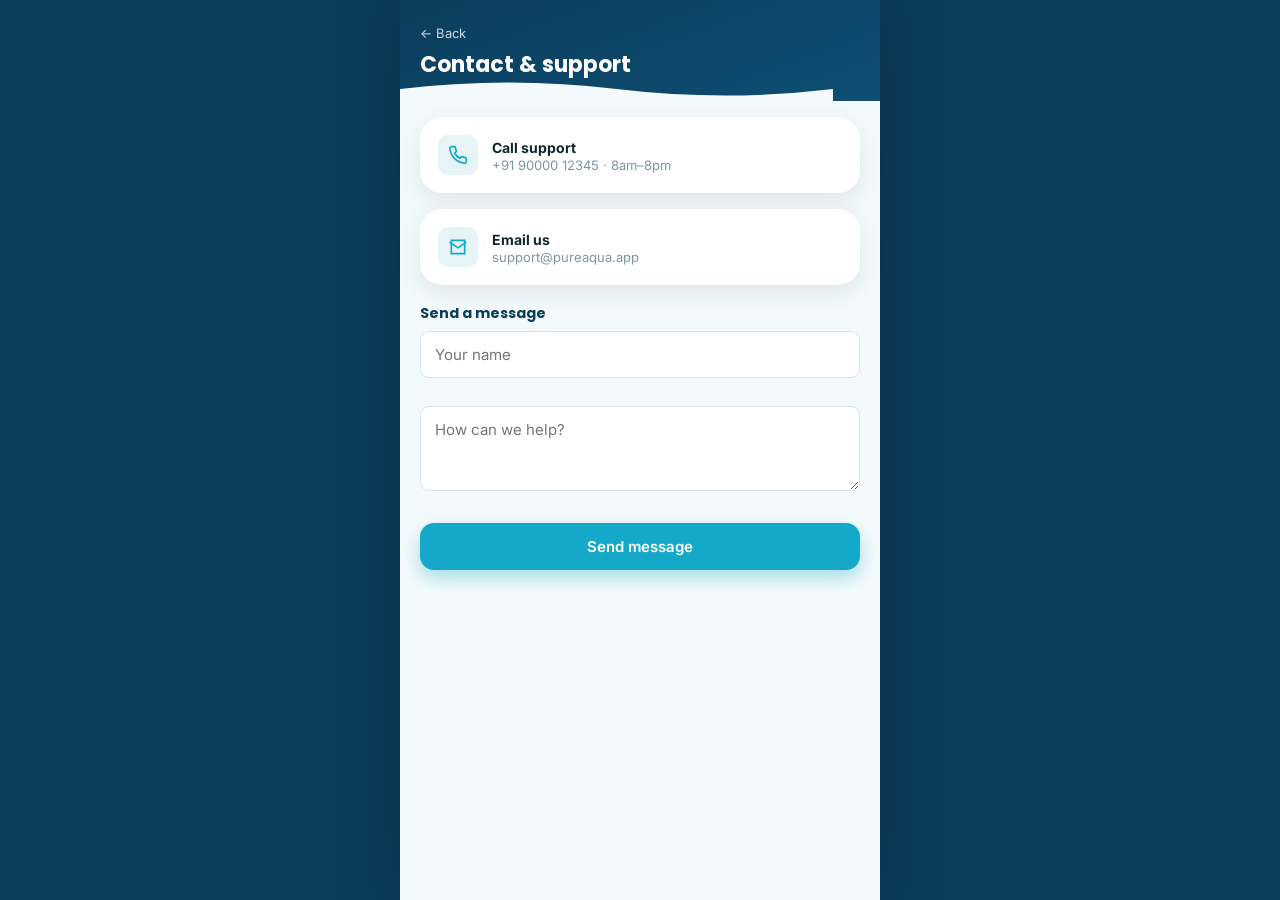
<file: contact.html>
<!DOCTYPE html>
<html lang="en">
<head>
<meta charset="UTF-8">
<title>Contact — Pure Aqua</title>
<meta name="viewport" content="width=device-width, initial-scale=1.0">
<link rel="preconnect" href="https://fonts.googleapis.com">
<link href="https://fonts.googleapis.com/css2?family=Poppins:wght@600;700&family=Inter:wght@400;500;600;700&family=Noto+Sans+Tamil:wght@500;600&display=swap" rel="stylesheet">
<link rel="stylesheet" href="css/style.css">
</head>
<body>
<div class="app-shell">
  <header class="app-header" style="padding-bottom:24px;">
    <a href="profile.html" style="color:rgba(255,255,255,0.8); font-size:13px;">&larr; Back</a>
    <h1 style="margin-top:10px;">Contact & support</h1>
    <svg class="wave-edge" viewBox="0 0 500 30" preserveAspectRatio="none"><path d="M0 15 Q125 0 250 15 T500 15 V30 H0 Z" fill="#F4FAFB"/></svg>
  </header>

  <main class="app-main" style="padding-top:16px;">
    <div class="card row" style="gap:14px;">
      <div class="icon" style="width:40px;height:40px;border-radius:10px;background:var(--foam-100);display:flex;align-items:center;justify-content:center;flex-shrink:0;">
        <svg width="20" height="20" viewBox="0 0 24 24" fill="none" stroke="var(--aqua-500)" stroke-width="2"><path d="M22 16.92v3a2 2 0 01-2.18 2 19.8 19.8 0 01-8.63-3.07 19.5 19.5 0 01-6-6A19.8 19.8 0 012.11 4.18 2 2 0 014.11 2h3a2 2 0 012 1.72c.13.96.36 1.9.7 2.81a2 2 0 01-.45 2.11L8.09 9.91a16 16 0 006 6l1.27-1.27a2 2 0 012.11-.45c.9.34 1.85.57 2.81.7A2 2 0 0122 16.92z"/></svg>
      </div>
      <div><strong style="font-size:14px;">Call support</strong><div class="muted">+91 90000 12345 · 8am–8pm</div></div>
    </div>

    <div class="card row" style="gap:14px;">
      <div class="icon" style="width:40px;height:40px;border-radius:10px;background:var(--foam-100);display:flex;align-items:center;justify-content:center;flex-shrink:0;">
        <svg width="20" height="20" viewBox="0 0 24 24" fill="none" stroke="var(--aqua-500)" stroke-width="2"><path d="M4 4h16v16H4z"/><path d="M22 6l-10 7L2 6"/></svg>
      </div>
      <div><strong style="font-size:14px;">Email us</strong><div class="muted">support@pureaqua.app</div></div>
    </div>

    <h3 style="font-size:14px; margin:20px 0 10px;">Send a message</h3>
    <form id="contactForm" class="stack">
      <div class="field"><input type="text" id="cname" placeholder="Your name" required></div>
      <div class="field"><textarea id="cmsg" rows="3" placeholder="How can we help?" required></textarea></div>
      <button type="submit" class="btn btn-primary">Send message</button>
    </form>
  </main>
</div>

<script src="js/app.js"></script>
<script>
  document.getElementById('contactForm').addEventListener('submit', function (e) {
    e.preventDefault();
    this.reset();
    paToast('Message sent — we\u2019ll get back to you soon');
  });
</script>
</body>
</html>
</file>
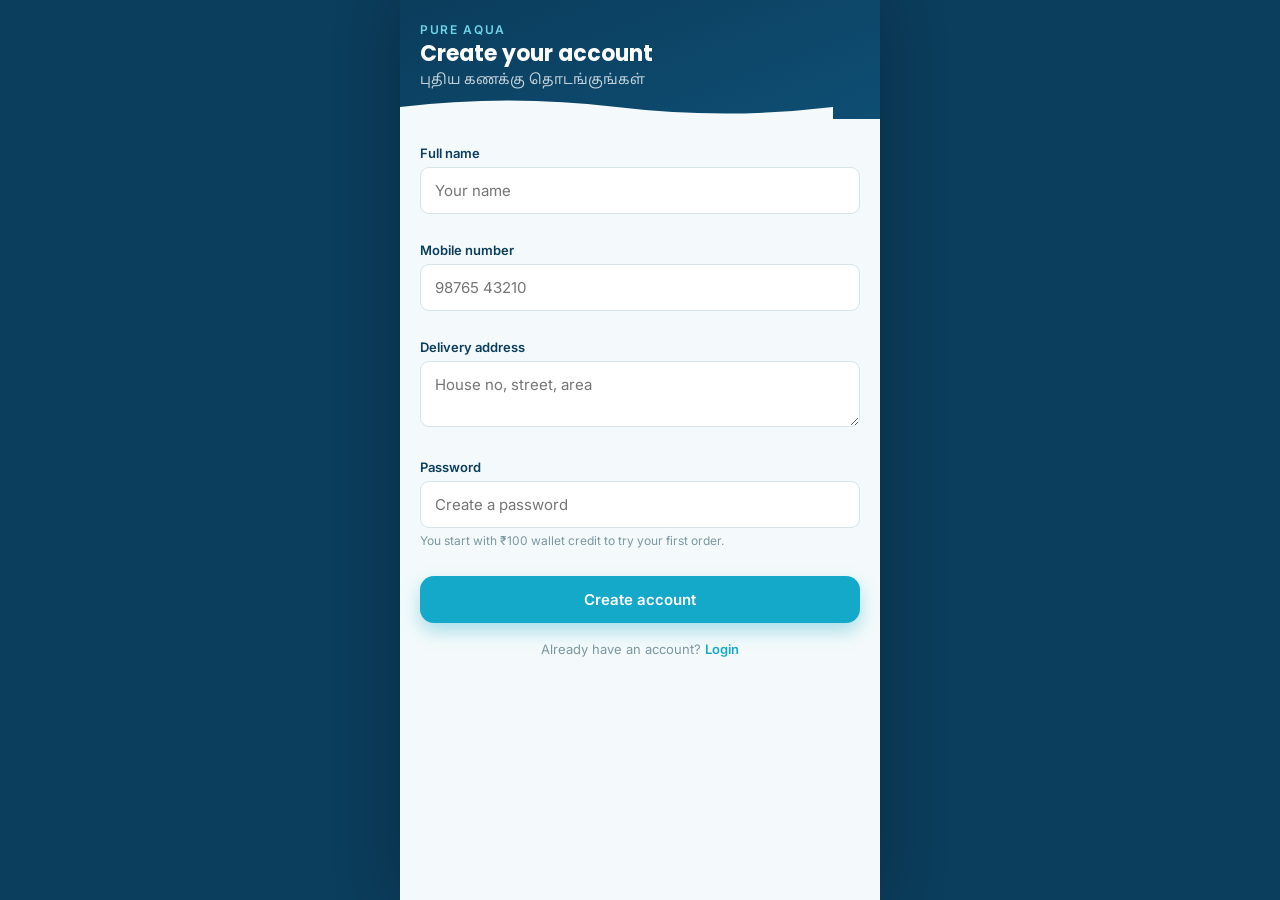
<file: register.html>
<!DOCTYPE html>
<html lang="en">
<head>
<meta charset="UTF-8">
<title>Create account — Pure Aqua</title>
<meta name="viewport" content="width=device-width, initial-scale=1.0">
<link rel="preconnect" href="https://fonts.googleapis.com">
<link href="https://fonts.googleapis.com/css2?family=Poppins:wght@600;700&family=Inter:wght@400;500;600;700&family=Noto+Sans+Tamil:wght@500;600&display=swap" rel="stylesheet">
<link rel="stylesheet" href="css/style.css">
</head>
<body>
<div class="app-shell">
  <header class="app-header">
    <div class="eyebrow">PURE AQUA</div>
    <h1>Create your account</h1>
    <p class="tamil" style="color:rgba(255,255,255,0.75)">புதிய கணக்கு தொடங்குங்கள்</p>
    <svg class="wave-edge" viewBox="0 0 500 30" preserveAspectRatio="none"><path d="M0 15 Q125 0 250 15 T500 15 V30 H0 Z" fill="#F4FAFB"/></svg>
  </header>

  <main class="app-main" style="padding-top:26px;">
    <form id="regForm" class="stack" novalidate>
      <div class="field">
        <label for="name">Full name</label>
        <input type="text" id="name" placeholder="Your name" required>
      </div>
      <div class="field">
        <label for="phone">Mobile number</label>
        <input type="tel" id="phone" placeholder="98765 43210" inputmode="numeric" required>
        <div class="field-error" id="phoneErr">Enter a valid 10-digit number</div>
      </div>
      <div class="field">
        <label for="address">Delivery address</label>
        <textarea id="address" rows="2" placeholder="House no, street, area"></textarea>
      </div>
      <div class="field">
        <label for="password">Password</label>
        <input type="password" id="password" placeholder="Create a password" required>
        <div class="field-hint">You start with ₹100 wallet credit to try your first order.</div>
      </div>
      <button type="submit" class="btn btn-primary">Create account</button>
    </form>

    <p class="center-text muted" style="margin-top:18px;">
      Already have an account? <a href="login.html" class="link-inline">Login</a>
    </p>
  </main>
</div>

<script src="js/app.js"></script>
<script>
  PureAqua.redirectIfAuthed('home.html');

  document.getElementById('regForm').addEventListener('submit', function (e) {
    e.preventDefault();
    const name = document.getElementById('name').value.trim();
    const phone = document.getElementById('phone').value.trim();
    const address = document.getElementById('address').value.trim();
    const password = document.getElementById('password').value;

    document.getElementById('phoneErr').style.display = 'none';
    if (!/^\d{10}$/.test(phone)) {
      document.getElementById('phoneErr').style.display = 'block';
      return;
    }
    if (!name || !password) { paToast('Fill in all required fields'); return; }

    const res = PureAqua.register({ name, phone, password, address });
    if (res.ok) {
      window.location.href = 'home.html';
    } else {
      paToast(res.error);
    }
  });
</script>
</body>
</html>
</file>
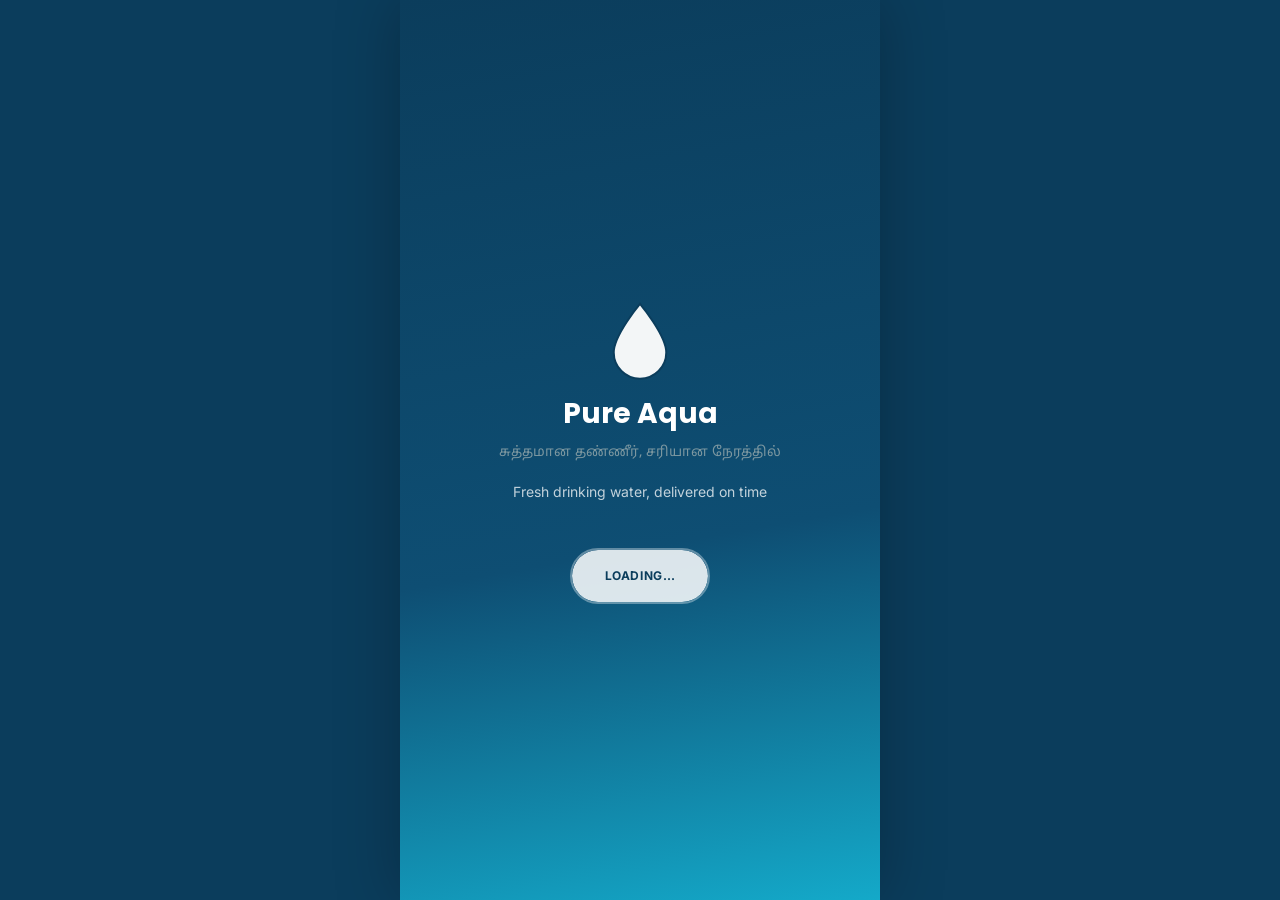
<file: splash.html>
<!DOCTYPE html>
<html lang="en">
<head>
<meta charset="UTF-8">
<title>Pure Aqua — Fresh water, on time</title>
<meta name="viewport" content="width=device-width, initial-scale=1.0">
<link rel="preconnect" href="https://fonts.googleapis.com">
<link href="https://fonts.googleapis.com/css2?family=Poppins:wght@600;700&family=Inter:wght@400;500;600;700&family=Noto+Sans+Tamil:wght@500;600&display=swap" rel="stylesheet">
<link rel="stylesheet" href="css/style.css">
<style>
  .splash-shell {
    background: linear-gradient(170deg, var(--ocean-900), var(--ocean-700) 60%, var(--aqua-500));
    min-height: 100vh; display: flex; flex-direction: column;
    align-items: center; justify-content: center; text-align: center;
    color: #fff; padding: 30px;
  }
  .splash-logo { width: 84px; height: 84px; margin-bottom: 18px; }
  .splash-shell h1 { color: #fff; font-size: 28px; }
  .splash-shell p.tag { color: rgba(255,255,255,0.75); margin-top: 8px; font-size: 14px; }
  .loader {
    width: 140px; height: 56px; margin-top: 34px;
    border: 2px solid rgba(255,255,255,0.35); border-radius: 999px;
    position: relative; overflow: hidden;
  }
  .loader .fill {
    position: absolute; left: 0; bottom: 0; top: 0; width: 0%;
    background: rgba(255,255,255,0.85);
    animation: fillUp 1.8s ease-in-out forwards;
    border-radius: 999px;
  }
  @keyframes fillUp { from { width: 0%; } to { width: 100%; } }
  .loader span {
    position: absolute; inset: 0; display: flex; align-items: center; justify-content: center;
    font-size: 12px; font-weight: 700; letter-spacing: 0.05em; color: var(--ocean-900); z-index: 2;
  }
  .get-started { margin-top: 30px; width: 220px; }
  @media (prefers-reduced-motion: reduce) { .loader .fill { animation: none; width: 100%; } }
</style>
</head>
<body>
<div class="app-shell splash-shell">
  <svg class="splash-logo" viewBox="0 0 64 64" fill="none" xmlns="http://www.w3.org/2000/svg">
    <path d="M32 6C32 6 12 30 12 43a20 20 0 0040 0C52 30 32 6 32 6Z" fill="#fff" fill-opacity="0.95"/>
    <path d="M32 6C32 6 12 30 12 43a20 20 0 0040 0C52 30 32 6 32 6Z" stroke="#0B3D5C" stroke-width="1.5"/>
  </svg>
  <h1>Pure Aqua</h1>
  <p class="tamil">சுத்தமான தண்ணீர், சரியான நேரத்தில்</p>
  <p class="tag">Fresh drinking water, delivered on time</p>

  <div class="loader" role="status" aria-label="Loading">
    <div class="fill"></div>
    <span>LOADING…</span>
  </div>

  <a href="login.html" class="btn btn-amber get-started" style="display:none;" id="manualBtn">Get Started</a>
</div>

<script src="js/app.js"></script>
<script>
  // Auto-advance after the loader animation; show a manual button as a fallback.
  setTimeout(() => {
    var hasSession = !!localStorage.getItem('pa_session_v1');
    window.location.href = hasSession ? 'home.html' : 'login.html';
  }, 2000);
  setTimeout(() => { document.getElementById('manualBtn').style.display = 'inline-flex'; }, 3500);
</script>
</body>
</html>
</file>
<file: css/style.css>
/* ==========================================================================
   Pure Aqua — Design System
   Signature motif: the "wave-fill" — a liquid level that rises to show
   progress (wallet balance, order status, splash load). Water made literal.
   ========================================================================== */

:root {
  /* --- color tokens --- */
  --ocean-900: #0B3D5C;
  --ocean-700: #0E4E73;
  --aqua-500: #14A9C9;
  --aqua-300: #6FD3E6;
  --foam-50: #F4FAFB;
  --foam-100: #E7F4F6;
  --amber-500: #F2A93B;
  --amber-600: #DB8E1E;
  --ink-900: #10262E;
  --mist-500: #7C97A0;
  --mist-200: #D7E4E7;
  --danger-500: #D5563F;
  --success-500: #2E9E6B;

  /* --- type --- */
  --font-display: 'Poppins', 'Noto Sans Tamil', sans-serif;
  --font-body: 'Inter', 'Noto Sans Tamil', sans-serif;

  /* --- layout --- */
  --app-max: 480px;
  --radius-lg: 22px;
  --radius-md: 14px;
  --radius-sm: 9px;
  --shadow-card: 0 8px 24px rgba(11, 61, 92, 0.10);
  --shadow-nav: 0 -4px 20px rgba(11, 61, 92, 0.08);
}

* { box-sizing: border-box; }

html, body {
  margin: 0;
  padding: 0;
  background: var(--ocean-900);
  color: var(--ink-900);
  font-family: var(--font-body);
  -webkit-font-smoothing: antialiased;
}

body {
  min-height: 100vh;
  display: flex;
  justify-content: center;
}

h1, h2, h3, .display {
  font-family: var(--font-display);
  color: var(--ocean-900);
  margin: 0;
  line-height: 1.15;
}

a { color: inherit; text-decoration: none; }
button { font-family: var(--font-body); cursor: pointer; }

.app-shell {
  width: 100%;
  max-width: var(--app-max);
  min-height: 100vh;
  background: var(--foam-50);
  position: relative;
  display: flex;
  flex-direction: column;
  box-shadow: 0 0 60px rgba(0,0,0,0.25);
}

.app-main {
  flex: 1;
  padding: 20px 20px 96px;
}

.tamil {
  font-family: 'Noto Sans Tamil', var(--font-body);
  font-size: 0.85em;
  color: var(--mist-500);
}

.app-header {
  background: linear-gradient(160deg, var(--ocean-900), var(--ocean-700));
  color: #fff;
  padding: 22px 20px 30px;
  position: relative;
  overflow: hidden;
}
.app-header .eyebrow {
  font-size: 12px;
  letter-spacing: 0.14em;
  text-transform: uppercase;
  color: var(--aqua-300);
  font-weight: 600;
}
.app-header h1 { color: #fff; font-size: 22px; margin-top: 4px; }
.app-header p { color: rgba(255,255,255,0.72); margin: 6px 0 0; font-size: 14px; }
.app-header .wave-edge {
  position: absolute;
  left: 0; right: 0; bottom: -1px;
  height: 26px;
}

.btn {
  display: inline-flex;
  align-items: center;
  justify-content: center;
  gap: 8px;
  border: none;
  border-radius: var(--radius-md);
  padding: 14px 20px;
  font-weight: 600;
  font-size: 15px;
  width: 100%;
  transition: transform 0.15s ease, box-shadow 0.15s ease, opacity 0.15s ease;
}
.btn:active { transform: scale(0.98); }
.btn-primary { background: var(--aqua-500); color: #fff; box-shadow: 0 8px 18px rgba(20,169,201,0.35); }
.btn-primary:hover { background: #109cba; }
.btn-amber { background: var(--amber-500); color: var(--ocean-900); box-shadow: 0 8px 18px rgba(242,169,59,0.35); }
.btn-ghost { background: transparent; color: var(--ocean-900); border: 1.5px solid var(--mist-200); }
.btn-danger { background: transparent; color: var(--danger-500); border: 1.5px solid rgba(213,86,63,0.3); }
.btn-sm { padding: 9px 14px; font-size: 13px; width: auto; }

.card {
  background: #fff;
  border-radius: var(--radius-lg);
  padding: 18px;
  box-shadow: var(--shadow-card);
  margin-bottom: 16px;
}
.card-row { display: flex; align-items: center; justify-content: space-between; }

.field { margin-bottom: 16px; }
.field label {
  display: block;
  font-size: 13px;
  font-weight: 600;
  color: var(--ocean-900);
  margin-bottom: 6px;
}
.field input, .field select, .field textarea {
  width: 100%;
  border: 1.5px solid var(--mist-200);
  border-radius: var(--radius-sm);
  padding: 13px 14px;
  font-size: 15px;
  font-family: var(--font-body);
  background: #fff;
  color: var(--ink-900);
}
.field input:focus, .field select:focus, .field textarea:focus {
  outline: none;
  border-color: var(--aqua-500);
  box-shadow: 0 0 0 3px rgba(20,169,201,0.15);
}
.field-error { color: var(--danger-500); font-size: 12px; margin-top: 5px; display: none; }
.field-hint { color: var(--mist-500); font-size: 12px; margin-top: 5px; }

a:focus-visible, button:focus-visible, input:focus-visible, select:focus-visible {
  outline: 3px solid var(--amber-500);
  outline-offset: 2px;
}

.wave-fill {
  position: relative;
  overflow: hidden;
  border-radius: var(--radius-lg);
  background: var(--ocean-900);
  isolation: isolate;
}
.wave-fill .level {
  position: absolute;
  left: -25%; width: 150%;
  bottom: 0;
  transition: height 1.1s cubic-bezier(.22,1,.36,1);
}
.wave-fill .level svg { display: block; width: 100%; height: 60px; margin-top: -1px; }
.wave-fill .level .body { height: calc(100% - 40px); margin-top: -1px; background: inherit; }
.wave-fill .level.aqua { background: var(--aqua-500); }
.wave-fill .level.aqua svg path { fill: var(--aqua-500); }
.wave-fill .level.amber { background: var(--amber-500); }
.wave-fill .level.amber svg path { fill: var(--amber-500); }
.wave-fill .content { position: relative; z-index: 2; padding: 20px; }
.wave-anim { animation: wave-drift 7s linear infinite; }
@keyframes wave-drift {
  from { transform: translateX(0); }
  to { transform: translateX(-33.33%); }
}
@media (prefers-reduced-motion: reduce) {
  .wave-anim { animation: none; }
  .wave-fill .level { transition: none; }
}

.timeline { list-style: none; margin: 0; padding: 0; }
.timeline li {
  display: flex; gap: 12px;
  padding-bottom: 18px;
  position: relative;
}
.timeline li:last-child { padding-bottom: 0; }
.timeline .dot {
  width: 12px; height: 12px; border-radius: 50%;
  background: var(--mist-200);
  margin-top: 3px; flex-shrink: 0;
  position: relative; z-index: 1;
}
.timeline li.done .dot { background: var(--aqua-500); }
.timeline li:not(:last-child)::before {
  content: '';
  position: absolute; left: 5px; top: 15px; bottom: 0;
  width: 2px; background: var(--mist-200);
}
.timeline li.done:not(:last-child)::before { background: var(--aqua-500); }
.timeline strong { display: block; font-size: 14px; color: var(--ocean-900); }
.timeline span { font-size: 12px; color: var(--mist-500); }

.bottom-nav {
  position: fixed;
  bottom: 0; left: 50%; transform: translateX(-50%);
  width: 100%; max-width: var(--app-max);
  background: #fff;
  box-shadow: var(--shadow-nav);
  display: flex;
  padding: 10px 6px calc(10px + env(safe-area-inset-bottom));
  z-index: 20;
}
.bottom-nav a {
  flex: 1;
  display: flex; flex-direction: column; align-items: center; gap: 3px;
  font-size: 11px; font-weight: 600;
  color: var(--mist-500);
  padding: 6px 0;
  border-radius: var(--radius-sm);
}
.bottom-nav a.active { color: var(--aqua-500); background: var(--foam-100); }
.bottom-nav svg { width: 20px; height: 20px; }

.stack { display: flex; flex-direction: column; gap: 12px; }
.row { display: flex; align-items: center; gap: 10px; }
.between { justify-content: space-between; }
.muted { color: var(--mist-500); font-size: 13px; }
.pill {
  display: inline-block;
  padding: 4px 10px;
  border-radius: 999px;
  font-size: 11px;
  font-weight: 700;
  letter-spacing: 0.02em;
}
.pill-success { background: rgba(46,158,107,0.12); color: var(--success-500); }
.pill-pending { background: rgba(242,169,59,0.15); color: var(--amber-600); }
.pill-info { background: rgba(20,169,201,0.12); color: var(--aqua-500); }
.divider { height: 1px; background: var(--mist-200); margin: 14px 0; border: none; }
.center-text { text-align: center; }
.link-inline { color: var(--aqua-500); font-weight: 600; }
.stepper {
  display: flex; align-items: center; gap: 14px;
  background: var(--foam-100); border-radius: 999px; padding: 6px 8px; width: fit-content;
}
.stepper button {
  width: 32px; height: 32px; border-radius: 50%; border: none;
  background: #fff; color: var(--ocean-900); font-size: 18px; font-weight: 700;
  box-shadow: 0 2px 6px rgba(11,61,92,0.15);
}
.stepper span { min-width: 18px; text-align: center; font-weight: 700; }

.can-card {
  border: 1.5px solid var(--mist-200);
  border-radius: var(--radius-md);
  padding: 14px;
  display: flex; align-items: center; gap: 12px;
  margin-bottom: 10px;
  transition: border-color 0.15s ease, background 0.15s ease;
}
.can-card.selected { border-color: var(--aqua-500); background: var(--foam-100); }
.can-card .icon {
  width: 44px; height: 44px; border-radius: 12px;
  background: var(--foam-100); display: flex; align-items: center; justify-content: center;
  flex-shrink: 0;
}
.can-card .icon svg { width: 24px; height: 24px; color: var(--aqua-500); }
.can-card .info { flex: 1; }
.can-card .info strong { display: block; font-size: 14px; color: var(--ocean-900); }
.can-card .info span { font-size: 12px; color: var(--mist-500); }
.can-card .price { font-weight: 700; color: var(--ocean-900); font-size: 14px; }

.toast {
  position: fixed; bottom: 90px; left: 50%; transform: translateX(-50%) translateY(20px);
  background: var(--ocean-900); color: #fff;
  padding: 12px 20px; border-radius: 999px; font-size: 13px; font-weight: 600;
  box-shadow: 0 10px 24px rgba(11,61,92,0.3);
  opacity: 0; pointer-events: none;
  transition: opacity 0.25s ease, transform 0.25s ease;
  z-index: 50; white-space: nowrap;
}
.toast.show { opacity: 1; transform: translateX(-50%) translateY(0); }

.empty-state { text-align: center; padding: 40px 20px; color: var(--mist-500); }
.empty-state svg { width: 56px; height: 56px; margin-bottom: 12px; color: var(--mist-200); }

@media (max-width: 380px) {
  .app-main { padding: 16px 14px 92px; }
}
</file>
